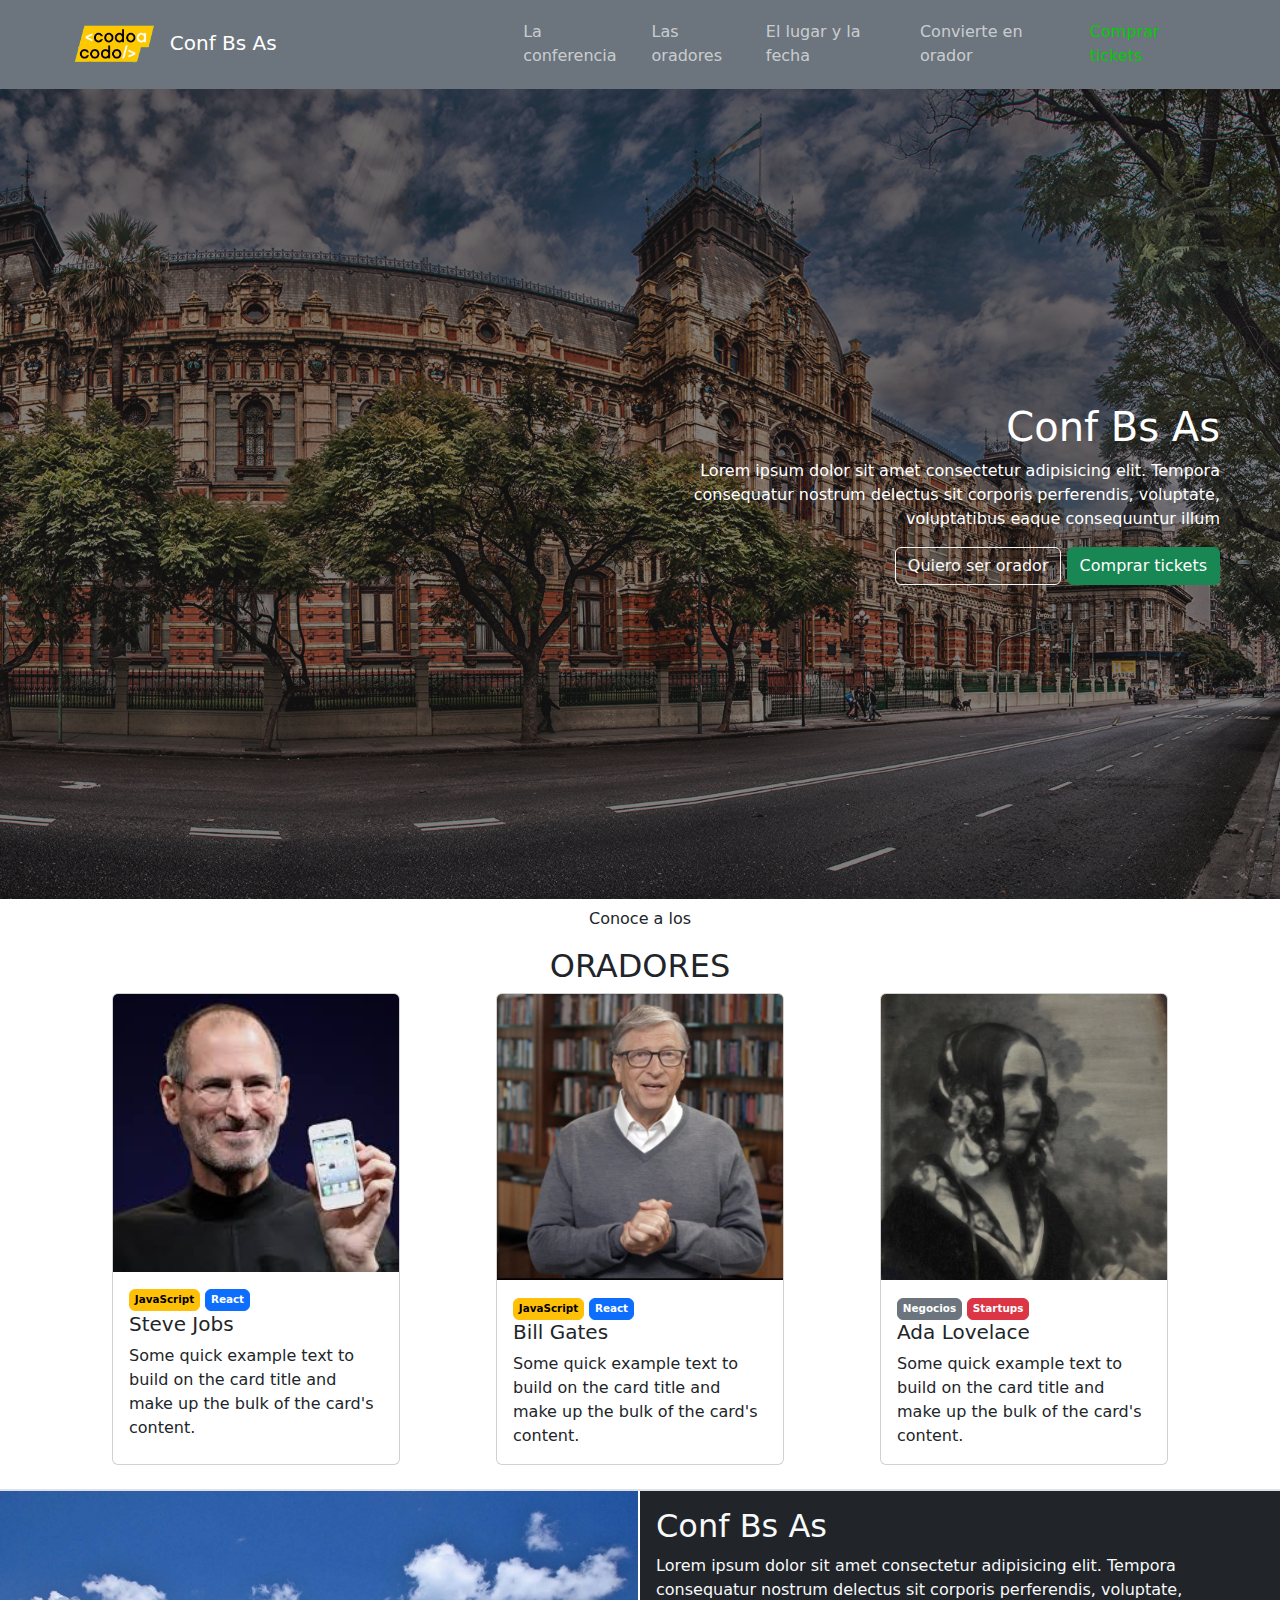
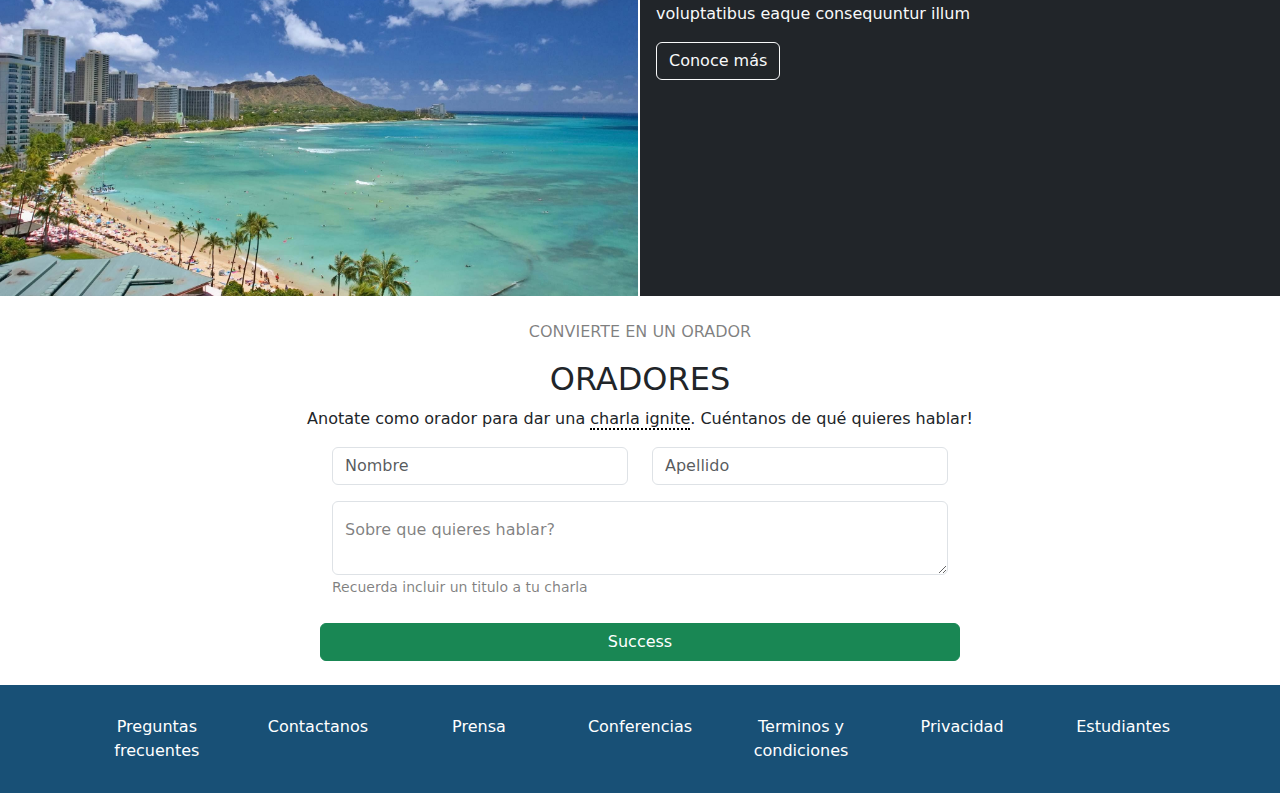
<file: index.html>
<!DOCTYPE html>
<html lang="en">
  <head>
    <title>Title</title>
    <meta charset="utf-8" />
    <meta
      name="viewport"
      content="width=device-width, initial-scale=1, shrink-to-fit=no"
    />
    <link href="bootstrap/bootstrap.min.css" rel="stylesheet" />
    <link rel="stylesheet" href="./style.css">
  </head>
  <body>
    <header >
        <nav class="navbar navbar-expand-lg bg-secondary" data-bs-theme="dark">
        <div class="container-fluid mx-5">
            <a class="navbar-brand" href="#">
                <img src="assets/codoacodo.png" alt="Bootstrap" class="d-inline-block img-fluid w-25">Conf Bs As
            </a>
            <button
            class="navbar-toggler"
            type="button"
            data-bs-toggle="collapse"
            data-bs-target="#navbarNav"
            aria-controls="navbarNav"
            aria-expanded="false"
            aria-label="Toggle navigation"
            >
            <span class="navbar-toggler-icon"></span>
            </button>
            <div class="collapse navbar-collapse justify-content-end" id="navbarNav">
            <ul class="navbar-nav">
                <li class="nav-item">
                <a class="nav-link" aria-current="page" href="#">La conferencia</a>
                </li>
                <li class="nav-item">
                <a class="nav-link" href="#">Las oradores</a>
                </li>
                <li class="nav-item">
                <a class="nav-link" href="#">El lugar y la fecha</a>
                </li>
                <li class="nav-item">
                <a class="nav-link" href="./links/conviertete.html">Convierte en orador</a>
                </li>
                <li class="nav-item">
                  <a class="green nav-link">Comprar tickets</a>
                </li>
            </ul>
            </div>
        </div>
        </nav>
    </header>
    <main>
        <div class="welcome container-fluid">
          <div class="row imgFondo align-items-center flex-row-reverse">
              <div class="col-sm-6 text-white text-end m-5">
                <h1>Conf Bs As</h1>
                <p>Lorem ipsum dolor sit amet consectetur adipisicing elit. Tempora consequatur nostrum delectus sit
                    corporis perferendis, voluptate, voluptatibus eaque consequuntur illum</p>
                <button type="button" class="btn btn-outline-light">Quiero ser orador</button>
                <button type="button" class="btn btn-success">Comprar tickets</button>
              </div>
          </div>
         </div>
        <div class="oradores container-fluid">
          <div class="row align-items-center">
            <div class="col-12 text-center mt-2">
              <p>Conoce a los</p>
              <h2>ORADORES</h2>
            </div>
            <div class="col-12 d-flex justify-content-center">
              <div class="card mx-5 col-4" style="width: 18rem;">
                <img src="assets/steve.jpg" class="card-img-top" alt="Imagen de Steve Jobs">
                <div class="card-body">
                  <button type="button" class="btn btn-warning fw-bold my-btn">JavaScript</button>
                  <button type="button" class="btn btn-primary fw-bold my-btn">React</button>
                  <h5 class="card-title">Steve Jobs</h5>
                  <p class="card-text">Some quick example text to build on the card title and make up the bulk of the card's content.</p>
                </div>
              </div>
              <div class="card mx-5 col-4" style="width: 18rem;">
                <img src="assets/bill.jpg" class="card-img-top" alt="Imagen de Bill Gates">
                <div class="card-body">
                  <button type="button" class="btn btn-warning fw-bold my-btn">JavaScript</button>
                  <button type="button" class="btn btn-primary fw-bold my-btn">React</button>
                  <h5 class="card-title">Bill Gates</h5>
                  <p class="card-text">Some quick example text to build on the card title and make up the bulk of the card's content.</p>
                </div>
              </div>
              <div class="card mx-5 col-4" style="width: 18rem;">
                <img src="assets/ada.jpeg" class="card-img-top" alt="Imagen de Ada Lovelace">
                <div class="card-body">
                  <button type="button" class="btn btn-secondary fw-bold my-btn">Negocios</button>
                  <button type="button" class="btn btn-danger fw-bold my-btn">Startups</button>
                  <h5 class="card-title">Ada Lovelace</h5>
                  <p class="card-text">Some quick example text to build on the card title and make up the bulk of the card's content.</p>
                </div>
              </div>
            </div>
          </div>
        </div>
        <div class="honolulu container-fluid p-0 mt-4 border-top border-2">
          <div class="row g-1">
            <div class="col-6">
              <img class="img-fluid" src="assets/honolulu.jpg" alt="Imagen de una playa">
            </div>
            <div class="col-6 bg-dark text-light p-3">
                  <h2>Conf Bs As</h2>
                  <p>Lorem ipsum dolor sit amet consectetur adipisicing elit. Tempora consequatur nostrum delectus sit
                      corporis perferendis, voluptate, voluptatibus eaque consequuntur illum</p>
                  <button type="button" class="btn btn-outline-light">Conoce más</button>
                </div>
            </div>
            </div>
          </div>
        </div>
        <div class="convertiteOrador container-fluid">
          <div class="row align-items-center">
            <div class="col-12 text-center mt-4">
              <p class="text-black-50">CONVIERTE EN UN ORADOR</p>
              <h2>ORADORES</h2>
              <p>Anotate como orador para dar una <span class="bottom-dashed">charla ignite</span>. Cuéntanos de qué quieres hablar!</p>
            </div>
          </div>
          <form action="">
            <div class="row align-items-center">
              <div class="offset-3 col-3">
                <div class="input-group mb-3">
                  <input type="text" placeholder="Nombre" class="form-control" aria-label="Sizing example input" aria-describedby="inputGroup-sizing-default">
                </div>
              </div>
              <div class="col-3">
                <div class="input-group mb-3">
                  <input type="text" placeholder="Apellido" class="form-control" aria-label="Sizing example input" aria-describedby="inputGroup-sizing-default">
                </div>
              </div>
              <div class="offset-3 col-6">
                <div class="form-floating">
                  <textarea class="form-control h-100" placeholder="Sobre que quieres hablar?" id="floatingTextarea"></textarea>
                  <label class="form-label text-black-50" for="floatingTextarea">Sobre que quieres hablar?</label>
                  <small class="text-black-50">Recuerda incluir un titulo a tu charla</small>
                </div>                
              </div>
              <button type="button" class="btn btn-success mt-4 offset-3 col-6">Success</button>
            </div>
          </form>
        </div>
    </main>
    <footer>
      <div class="d-flex align-items-center justify-content-center bg-footer text-white mt-4">
        <div class="row text-center g-5">
          <div class="col">Preguntas frecuentes</div>
          <div class="col">Contactanos</div>
          <div class="col">Prensa</div>
          <div class="col">Conferencias</div>
          <div class="col">Terminos y condiciones</div>
          <div class="col">Privacidad</div>
          <div class="col">Estudiantes</div>
        </div>
      </div>      
    </footer>

    <script src="bootstrap/bootstrap.bundle.min.js"></script>
  </body>
</html>
</file>
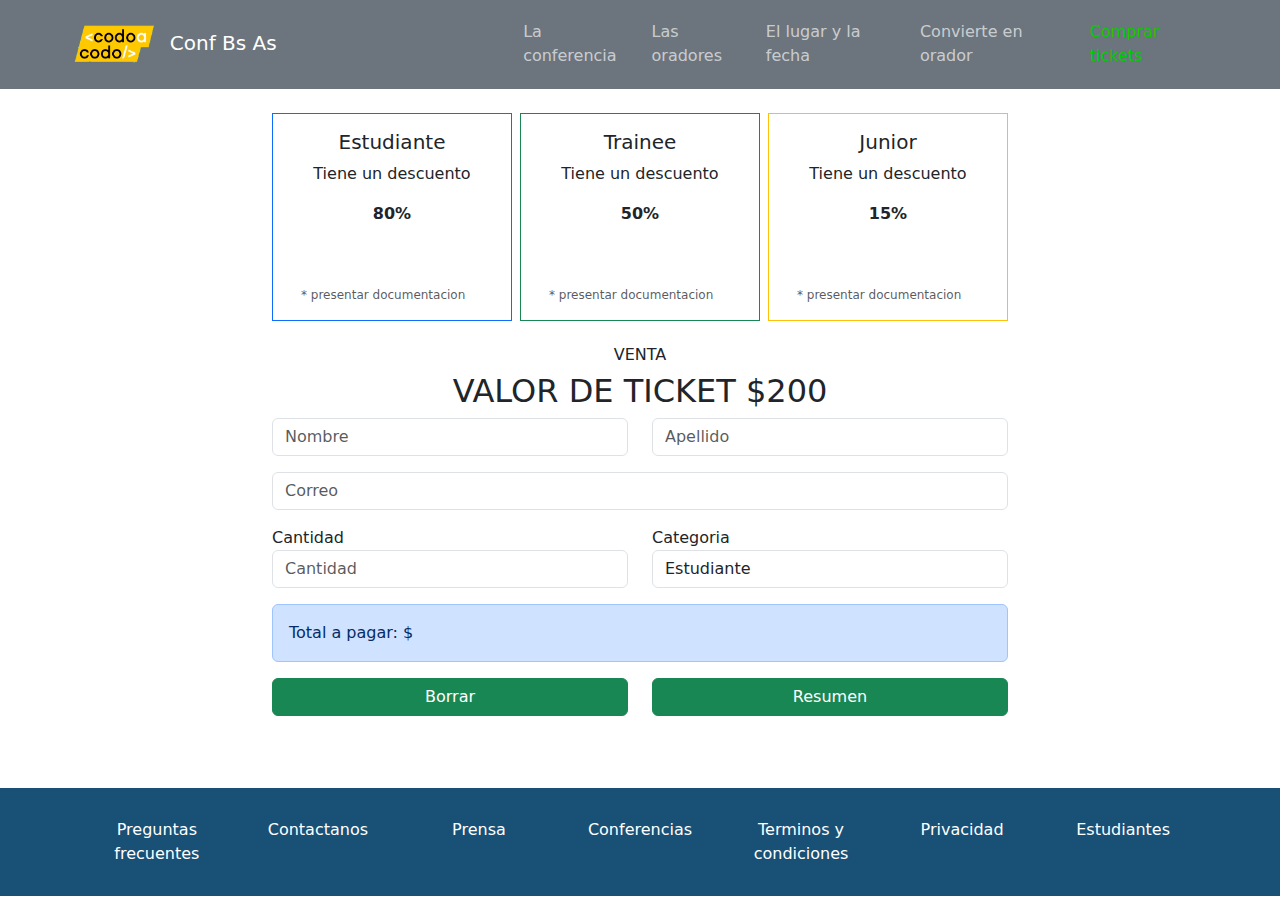
<file: links/conviertete.html>
<!DOCTYPE html>
<html lang="en">
  <head>
    <title>Title</title>
    <meta charset="utf-8" />
    <meta
      name="viewport"
      content="width=device-width, initial-scale=1, shrink-to-fit=no"
    />
    <link href="../bootstrap/bootstrap.min.css" rel="stylesheet" />
    <link rel="stylesheet" href="../style.css">
  </head>
  <body>
    <header >
        <nav class="navbar navbar-expand-lg bg-secondary" data-bs-theme="dark">
        <div class="container-fluid mx-5">
            <a class="navbar-brand" href="../index.html">
                <img src="../assets/codoacodo.png" alt="Bootstrap" class="d-inline-block img-fluid w-25">Conf Bs As
            </a>
            <button
            class="navbar-toggler"
            type="button"
            data-bs-toggle="collapse"
            data-bs-target="#navbarNav"
            aria-controls="navbarNav"
            aria-expanded="false"
            aria-label="Toggle navigation"
            >
            <span class="navbar-toggler-icon"></span>
            </button>
            <div class="collapse navbar-collapse justify-content-end" id="navbarNav">
            <ul class="navbar-nav">
                <li class="nav-item">
                <a class="nav-link" aria-current="page" href="#">La conferencia</a>
                </li>
                <li class="nav-item">
                <a class="nav-link" href="#">Las oradores</a>
                </li>
                <li class="nav-item">
                <a class="nav-link" href="#">El lugar y la fecha</a>
                </li>
                <li class="nav-item">
                <a class="nav-link" href="./links/conviertete.html">Convierte en orador</a>
                </li>
                <li class="nav-item">
                  <a class="green nav-link">Comprar tickets</a>
                </li>
            </ul>
            </div>
        </div>
        </nav>
    </header>
    <main>
        <section id="boxes">
            <div class="container">
                <div class="row justify-content-center my-4">
                    <div class="card text-center mx-1 border border-primary">
                        <div class="card-body">
                            <h5 class="card-title">Estudiante</h5>
                            <p class=" card-text">Tiene un descuento</p>
                            <p class="card-text fw-bold">80%</p>
                            <p class="text-body-secondary subtitle">* presentar documentacion</p>
                        </div>
                    </div>
                    <div class="card text-center mx-1 border border-success">
                        <div class="card-body">
                            <h5 class="card-title">Trainee</h5>
                            <p class=" card-text">Tiene un descuento</p>
                            <p class="card-text fw-bold">50%</p>
                            <p class="text-body-secondary subtitle">* presentar documentacion</p>
                        </div>
                    </div>
                    <div class="card text-center mx-1 border border-warning">
                        <div class="card-body">
                            <h5 class="card-title">Junior</h5>
                            <p class=" card-text">Tiene un descuento</p>
                            <p class="card-text fw-bold">15%</p>
                            <p class="text-body-secondary subtitle">* presentar documentacion</p>
                        </div>
                    </div>
                </div>
            </div>
        </section>
        <section id="formulario" class="mb-5">
            <div class="container">
                <div class="row justify-content-center">
                    <div class="col-12">
                        <h6 class="text-center">VENTA</h6>
                        <h2 class="text-center">VALOR DE TICKET $200</h2>
                    </div>
                </div>
                <form name="form">
                    <div class="row align-items-center">
                        <div class="offset-2 col-4">
                            <div class="form-group mb-3">
                                <input type="text" placeholder="Nombre" class="form-control" aria-label="Sizing example input" aria-describedby="inputGroup-sizing-default">
                            </div>
                        </div>
                        <div class="col-4">
                            <div class="form-group mb-3">
                                <input type="text" placeholder="Apellido" class="form-control" aria-label="Sizing example input" aria-describedby="inputGroup-sizing-default">
                            </div>
                        </div>
                        <div class="offset-2 col-8">
                            <div class="form-group mb-3">
                                <input type="email" placeholder="Correo" class="form-control" aria-label="Sizing example input" aria-describedby="inputGroup-sizing-default">
                            </div>
                        </div>
                        <div class="offset-2 col-4">
                            <div class="form-group mb-3">
                                <label for="cantidad">Cantidad</label>
                                <input type="number" id="cantidad" placeholder="Cantidad" class="form-control" aria-label="Sizing example input" aria-describedby="inputGroup-sizing-default">
                            </div>
                        </div>
                        <div class="col-4">
                            <div class="form-group mb-3">
                                <label for="select">Categoria</label>
                                <select class="form-control" id="select">
                                    <option>Estudiante</option>
                                    <option>Traineer</option>
                                    <option>Junior</option>
                                    <option>Ninguno</option>
                                </select>                
                            </div>
                        </div>
                        <div class="offset-2 col-8">
                            <div class="alert alert-primary" role="alert">
                                Total a pagar: $<span id="total"></span>
                            </div>                              
                        </div>
                        <div class="offset-2 col-4">
                            <button type="" class="btn btn-success w-100">Borrar</button>
                        </div>
                        <div class="col-4">
                            <button type="submit" class="btn btn-success w-100">Resumen</button>
                        </div>
                    </div>
                </form>
            </div>
        </section>
    </main>
    <footer>
      <div class="d-flex align-items-center justify-content-center bg-footer text-white mt-4">
        <div class="row text-center g-5">
          <div class="col">Preguntas frecuentes</div>
          <div class="col">Contactanos</div>
          <div class="col">Prensa</div>
          <div class="col">Conferencias</div>
          <div class="col">Terminos y condiciones</div>
          <div class="col">Privacidad</div>
          <div class="col">Estudiantes</div>
        </div>
      </div>      
    </footer>

    <script src="../bootstrap/bootstrap.bundle.min.js"></script>
    <script src="../scripts.js"></script>
  </body>
</html>
</file>
<file: style.css>
main {
    overflow-x: hidden;
}

.imgFondo {
    background-image: url("assets/hawaii.jpg");
    background-position: center;
    background-size: cover;
    height: 90vh;
    background-color: rgb(66, 63, 63);
    background-blend-mode: soft-light;
    
}

.my-btn {
    --bs-btn-padding-y: 0.15rem;
    --bs-btn-padding-x: 0.3rem;
    --bs-btn-font-size: 0.65rem;
    padding-top: var(--bs-btn-padding-y);
    padding-bottom: var(--bs-btn-padding-y);
    padding-left: var(--bs-btn-padding-x);
    padding-right: var(--bs-btn-padding-x);
    font-size: var(--bs-btn-font-size);
}

.bottom-dashed {
    text-decoration: none;
    border-bottom: 2px dotted black;
}

.bg-footer{
    background-color: #185076;   
    height: 12vh;
}

.green{
    color: rgb(4, 202, 4) ;
}

.subtitle{
    font-size: .75rem;
    position: absolute; 
    bottom: 0;
}

#boxes .card{
    border-radius: 0;
    width: 15rem; 
    height: 13rem;
}
</file>
